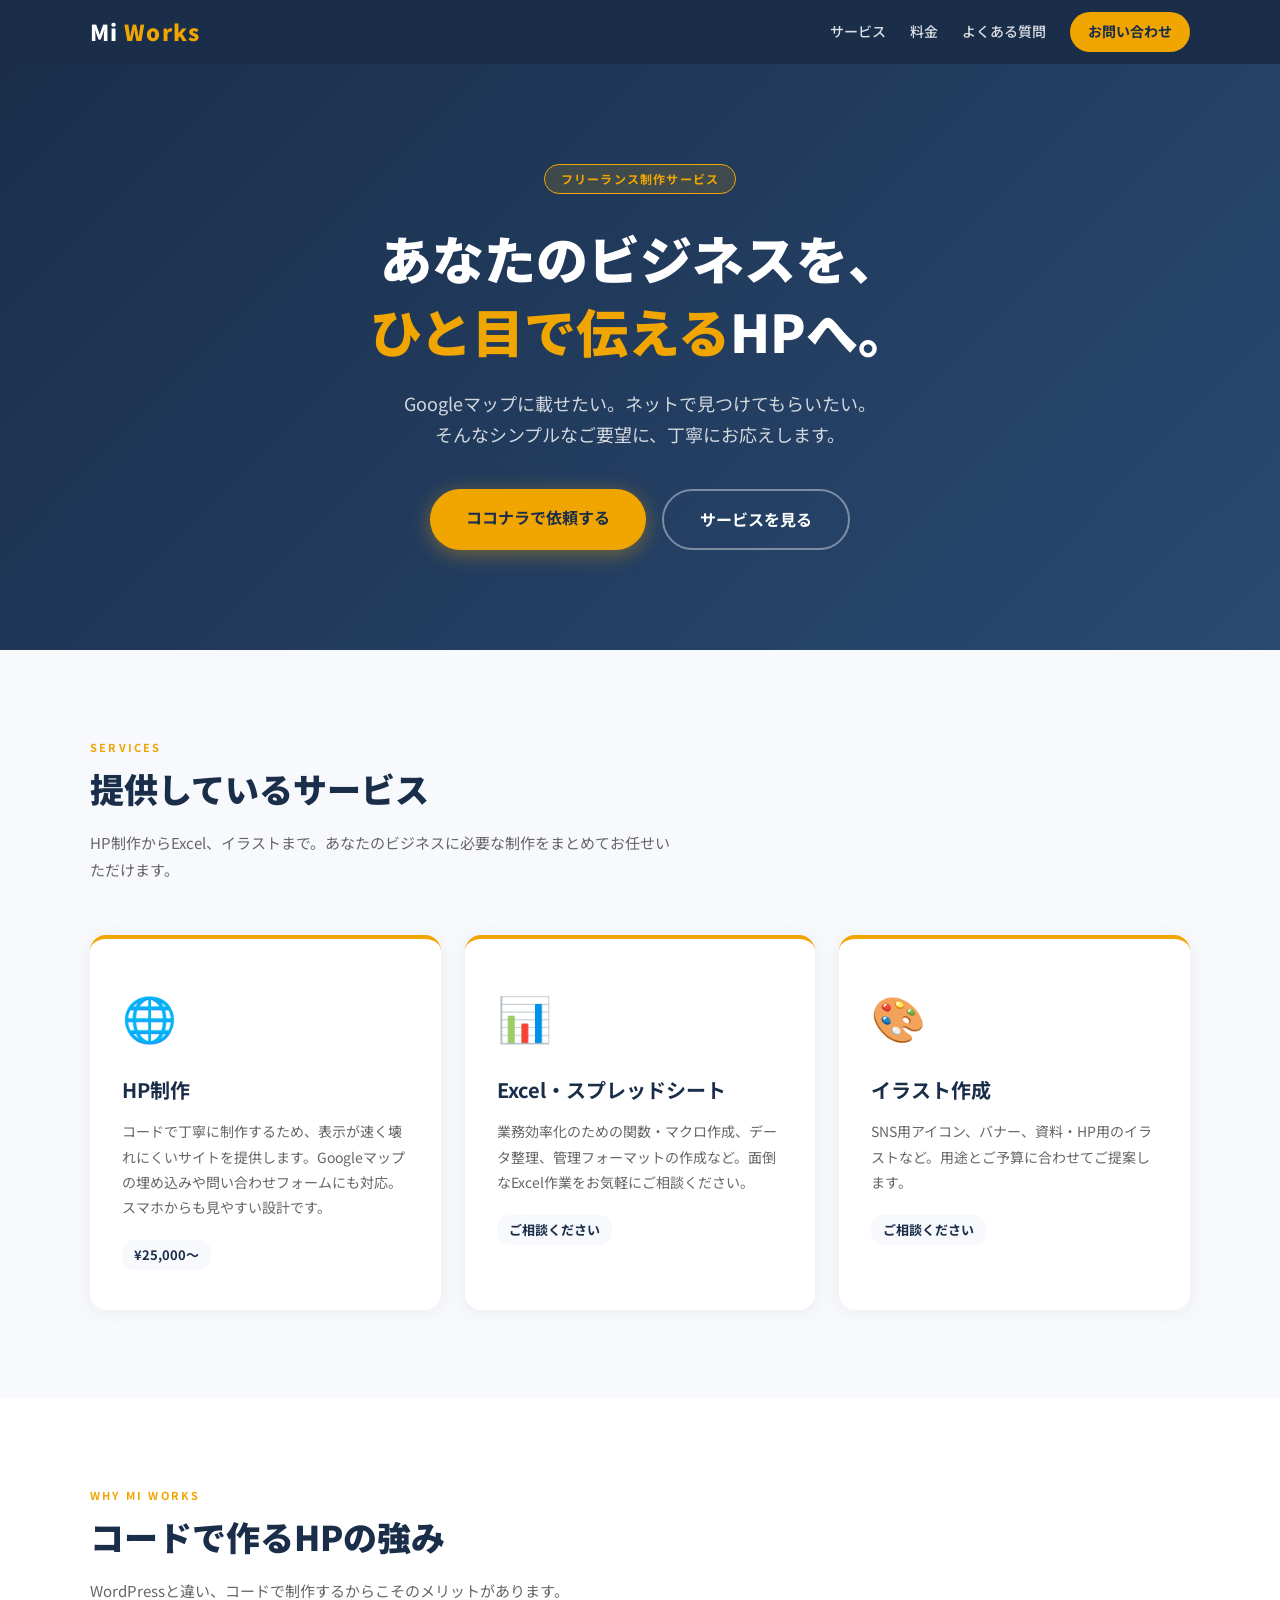
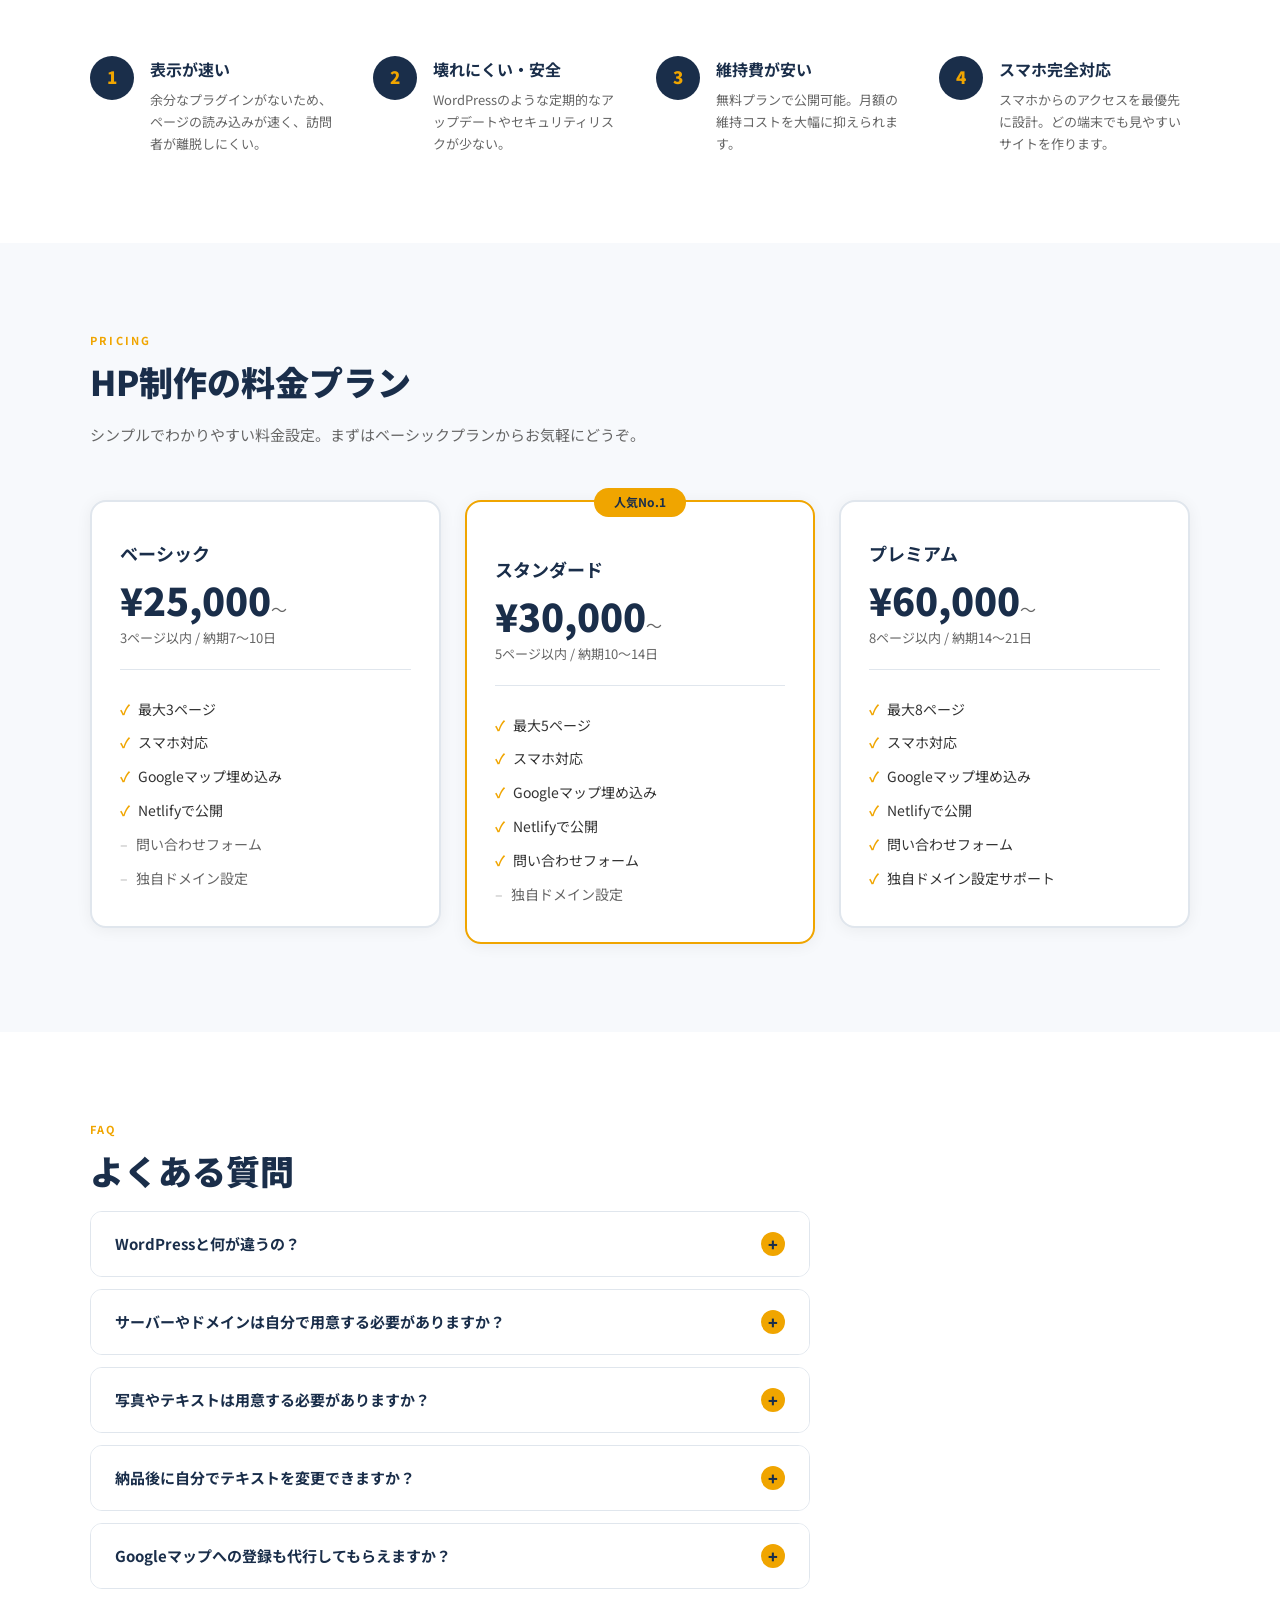
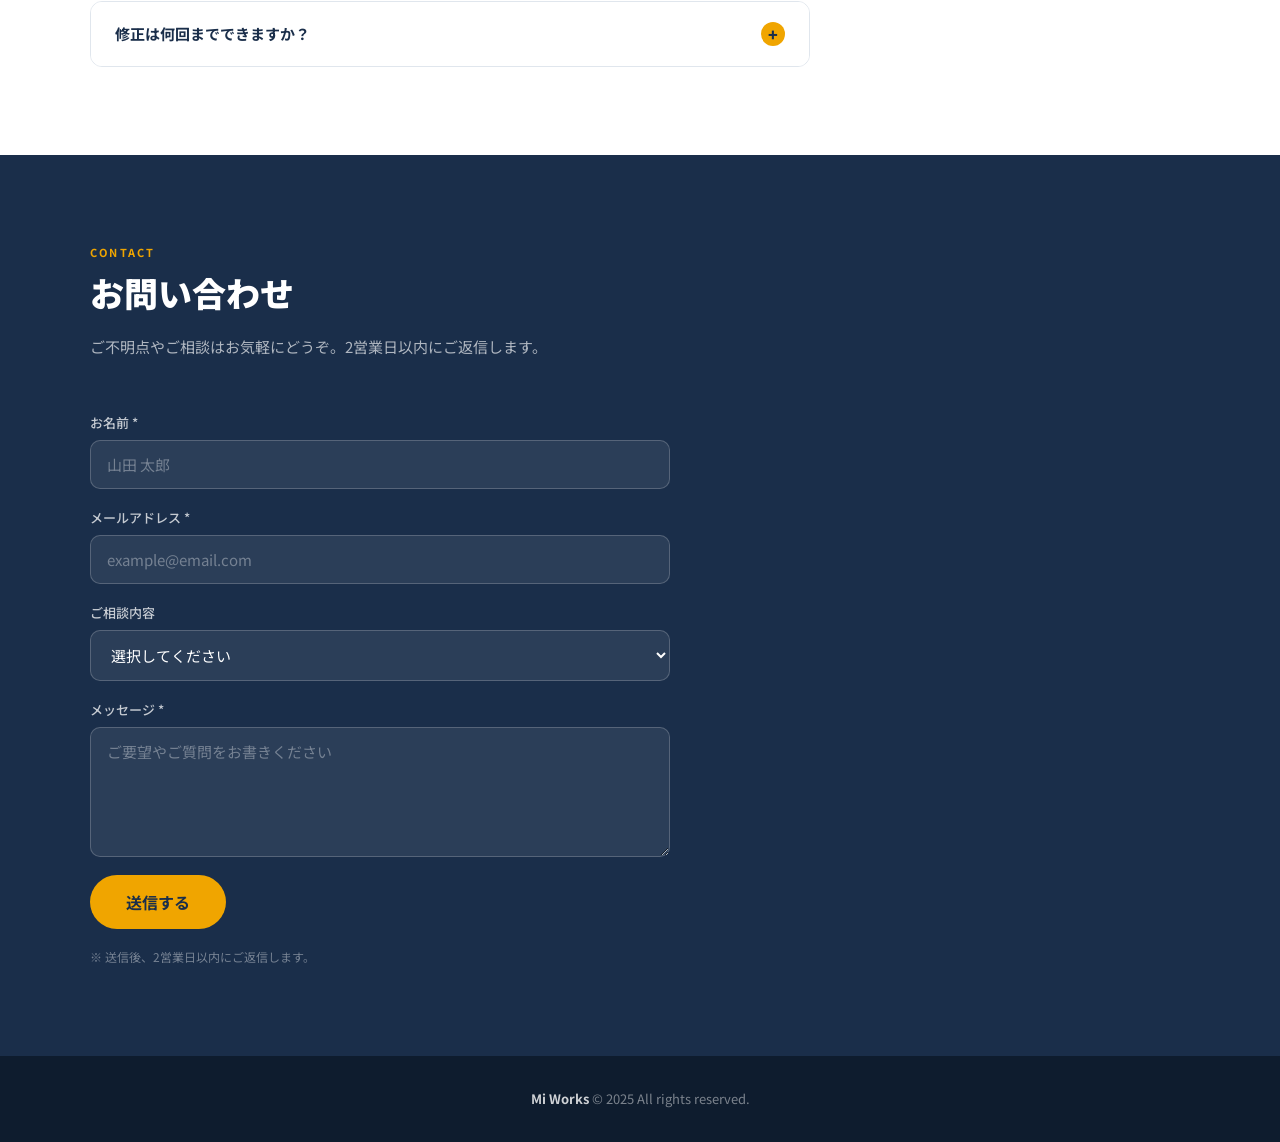
<file: index.html>
<!DOCTYPE html>
<html lang="ja">
<head>
  <meta charset="UTF-8">
  <meta name="viewport" content="width=device-width, initial-scale=1.0">
  <title>Mi Works | HP制作・Excel・イラスト</title>
  <link rel="preconnect" href="https://fonts.googleapis.com">
  <link href="https://fonts.googleapis.com/css2?family=Noto+Sans+JP:wght@400;500;700;900&display=swap" rel="stylesheet">
  <style>
    *, *::before, *::after { box-sizing: border-box; margin: 0; padding: 0; }

    :root {
      --navy: #1a2e4a;
      --navy-light: #2a4a72;
      --gold: #f0a500;
      --gold-dark: #d4900a;
      --bg: #ffffff;
      --bg-light: #f7f9fc;
      --text: #333333;
      --text-light: #666666;
      --border: #e0e6ed;
    }

    html { scroll-behavior: smooth; }

    body {
      font-family: 'Noto Sans JP', sans-serif;
      color: var(--text);
      line-height: 1.7;
      background: var(--bg);
    }

    /* Header */
    header {
      position: sticky;
      top: 0;
      background: var(--navy);
      z-index: 100;
      padding: 0 24px;
    }

    .header-inner {
      max-width: 1100px;
      margin: 0 auto;
      display: flex;
      align-items: center;
      justify-content: space-between;
      height: 64px;
    }

    .logo {
      color: #fff;
      font-size: 22px;
      font-weight: 900;
      letter-spacing: 0.05em;
      text-decoration: none;
    }

    .logo span { color: var(--gold); }

    nav { display: flex; gap: 24px; align-items: center; }

    nav a {
      color: rgba(255,255,255,0.85);
      text-decoration: none;
      font-size: 14px;
      font-weight: 500;
      transition: color 0.2s;
    }

    nav a:hover { color: var(--gold); }

    .nav-cta {
      background: var(--gold);
      color: var(--navy) !important;
      padding: 8px 18px;
      border-radius: 24px;
      font-weight: 700 !important;
    }

    .nav-cta:hover { background: var(--gold-dark); }

    .hamburger {
      display: none;
      flex-direction: column;
      gap: 5px;
      cursor: pointer;
      background: none;
      border: none;
      padding: 4px;
    }

    .hamburger span {
      display: block;
      width: 24px;
      height: 2px;
      background: #fff;
      border-radius: 2px;
    }

    /* Hero */
    .hero {
      background: linear-gradient(135deg, var(--navy) 0%, var(--navy-light) 100%);
      color: #fff;
      padding: 100px 24px;
      text-align: center;
    }

    .hero-badge {
      display: inline-block;
      background: rgba(240,165,0,0.15);
      border: 1px solid var(--gold);
      color: var(--gold);
      font-size: 12px;
      font-weight: 700;
      padding: 4px 16px;
      border-radius: 20px;
      margin-bottom: 28px;
      letter-spacing: 0.1em;
    }

    .hero h1 {
      font-size: clamp(28px, 5vw, 52px);
      font-weight: 900;
      line-height: 1.4;
      margin-bottom: 20px;
    }

    .hero h1 em {
      color: var(--gold);
      font-style: normal;
    }

    .hero p {
      font-size: clamp(14px, 2vw, 18px);
      opacity: 0.8;
      max-width: 560px;
      margin: 0 auto 40px;
    }

    .hero-buttons {
      display: flex;
      gap: 16px;
      justify-content: center;
      flex-wrap: wrap;
    }

    .btn-primary {
      background: var(--gold);
      color: var(--navy);
      padding: 15px 36px;
      border-radius: 36px;
      font-weight: 700;
      font-size: 16px;
      text-decoration: none;
      display: inline-block;
      transition: all 0.2s;
      box-shadow: 0 4px 20px rgba(240,165,0,0.4);
    }

    .btn-primary:hover {
      background: var(--gold-dark);
      transform: translateY(-2px);
      box-shadow: 0 8px 28px rgba(240,165,0,0.5);
    }

    .btn-secondary {
      background: transparent;
      color: #fff;
      padding: 15px 36px;
      border-radius: 36px;
      font-weight: 700;
      font-size: 16px;
      text-decoration: none;
      display: inline-block;
      border: 2px solid rgba(255,255,255,0.4);
      transition: all 0.2s;
    }

    .btn-secondary:hover {
      border-color: #fff;
      background: rgba(255,255,255,0.1);
    }

    /* Sections */
    section { padding: 88px 24px; }

    .section-inner { max-width: 1100px; margin: 0 auto; }

    .section-label {
      color: var(--gold);
      font-size: 11px;
      font-weight: 700;
      letter-spacing: 0.2em;
      text-transform: uppercase;
      margin-bottom: 8px;
    }

    .section-title {
      font-size: clamp(22px, 3vw, 34px);
      font-weight: 900;
      color: var(--navy);
      margin-bottom: 16px;
      line-height: 1.4;
    }

    .section-desc {
      color: var(--text-light);
      font-size: 15px;
      max-width: 580px;
      margin-bottom: 52px;
      line-height: 1.8;
    }

    /* Services */
    #services { background: var(--bg-light); }

    .service-grid {
      display: grid;
      grid-template-columns: repeat(auto-fit, minmax(280px, 1fr));
      gap: 24px;
    }

    .service-card {
      background: #fff;
      border-radius: 16px;
      padding: 40px 32px;
      box-shadow: 0 2px 20px rgba(0,0,0,0.06);
      transition: transform 0.2s, box-shadow 0.2s;
      border-top: 4px solid var(--gold);
    }

    .service-card:hover {
      transform: translateY(-6px);
      box-shadow: 0 12px 40px rgba(0,0,0,0.1);
    }

    .service-icon { font-size: 44px; margin-bottom: 20px; }

    .service-card h3 {
      font-size: 20px;
      font-weight: 700;
      color: var(--navy);
      margin-bottom: 12px;
    }

    .service-card p {
      font-size: 14px;
      color: var(--text-light);
      line-height: 1.8;
    }

    .service-tag {
      display: inline-block;
      background: var(--bg-light);
      color: var(--navy);
      font-size: 13px;
      font-weight: 700;
      padding: 4px 12px;
      border-radius: 12px;
      margin-top: 20px;
    }

    /* Why */
    #why { background: var(--bg); }

    .feature-grid {
      display: grid;
      grid-template-columns: repeat(auto-fit, minmax(240px, 1fr));
      gap: 32px;
    }

    .feature-item { display: flex; gap: 16px; align-items: flex-start; }

    .feature-num {
      flex-shrink: 0;
      width: 44px;
      height: 44px;
      background: var(--navy);
      color: var(--gold);
      border-radius: 50%;
      display: flex;
      align-items: center;
      justify-content: center;
      font-weight: 900;
      font-size: 17px;
    }

    .feature-text h4 {
      font-size: 16px;
      font-weight: 700;
      color: var(--navy);
      margin-bottom: 6px;
    }

    .feature-text p {
      font-size: 13px;
      color: var(--text-light);
      line-height: 1.7;
    }

    /* Pricing */
    #pricing { background: var(--bg-light); }

    .pricing-grid {
      display: grid;
      grid-template-columns: repeat(auto-fit, minmax(260px, 1fr));
      gap: 24px;
      align-items: start;
    }

    .pricing-card {
      background: #fff;
      border-radius: 16px;
      padding: 36px 28px;
      box-shadow: 0 2px 16px rgba(0,0,0,0.06);
      border: 2px solid var(--border);
    }

    .pricing-card.featured {
      border-color: var(--gold);
      position: relative;
      padding-top: 52px;
    }

    .featured-badge {
      position: absolute;
      top: -14px;
      left: 50%;
      transform: translateX(-50%);
      background: var(--gold);
      color: var(--navy);
      font-size: 12px;
      font-weight: 700;
      padding: 4px 20px;
      border-radius: 20px;
      white-space: nowrap;
    }

    .pricing-card h3 {
      font-size: 18px;
      font-weight: 700;
      color: var(--navy);
      margin-bottom: 8px;
    }

    .pricing-price {
      font-size: 38px;
      font-weight: 900;
      color: var(--navy);
      margin-bottom: 4px;
      line-height: 1.2;
    }

    .pricing-price span {
      font-size: 16px;
      font-weight: 400;
      color: var(--text-light);
    }

    .pricing-desc {
      font-size: 13px;
      color: var(--text-light);
      margin-bottom: 28px;
      padding-bottom: 20px;
      border-bottom: 1px solid var(--border);
    }

    .pricing-list {
      list-style: none;
      display: flex;
      flex-direction: column;
      gap: 10px;
    }

    .pricing-list li {
      font-size: 14px;
      color: var(--text);
      display: flex;
      align-items: center;
      gap: 8px;
    }

    .pricing-list li::before {
      content: '✓';
      color: var(--gold);
      font-weight: 700;
      flex-shrink: 0;
    }

    .pricing-list li.no::before {
      content: '–';
      color: #ccc;
    }

    .pricing-list li.no { color: var(--text-light); }

    /* FAQ */
    #faq { background: var(--bg); }

    .faq-list { max-width: 720px; display: flex; flex-direction: column; gap: 12px; }

    .faq-item {
      border: 1px solid var(--border);
      border-radius: 12px;
      overflow: hidden;
    }

    .faq-q {
      width: 100%;
      background: #fff;
      border: none;
      padding: 20px 24px;
      text-align: left;
      font-size: 15px;
      font-weight: 700;
      color: var(--navy);
      cursor: pointer;
      display: flex;
      justify-content: space-between;
      align-items: center;
      gap: 16px;
      font-family: inherit;
      transition: background 0.2s;
    }

    .faq-q:hover { background: var(--bg-light); }

    .faq-icon {
      flex-shrink: 0;
      width: 24px;
      height: 24px;
      background: var(--gold);
      color: var(--navy);
      border-radius: 50%;
      display: flex;
      align-items: center;
      justify-content: center;
      font-weight: 900;
      font-size: 16px;
      transition: transform 0.2s;
    }

    .faq-item.open .faq-icon { transform: rotate(45deg); }

    .faq-a {
      max-height: 0;
      overflow: hidden;
      transition: max-height 0.3s ease;
    }

    .faq-a p {
      padding: 16px 24px 20px;
      font-size: 14px;
      color: var(--text-light);
      line-height: 1.8;
      background: var(--bg-light);
    }

    /* Contact */
    #contact { background: var(--navy); }

    #contact .section-label { color: var(--gold); }
    #contact .section-title { color: #fff; }
    #contact .section-desc { color: rgba(255,255,255,0.65); }

    .contact-form {
      max-width: 580px;
      display: flex;
      flex-direction: column;
      gap: 18px;
    }

    .form-group { display: flex; flex-direction: column; gap: 6px; }

    .form-group label {
      font-size: 13px;
      font-weight: 500;
      color: rgba(255,255,255,0.75);
    }

    .form-group input,
    .form-group textarea,
    .form-group select {
      background: rgba(255,255,255,0.08);
      border: 1px solid rgba(255,255,255,0.2);
      border-radius: 10px;
      padding: 13px 16px;
      color: #fff;
      font-size: 15px;
      font-family: inherit;
      outline: none;
      transition: border-color 0.2s;
    }

    .form-group input::placeholder,
    .form-group textarea::placeholder {
      color: rgba(255,255,255,0.35);
    }

    .form-group input:focus,
    .form-group textarea:focus,
    .form-group select:focus {
      border-color: var(--gold);
    }

    .form-group textarea { resize: vertical; min-height: 130px; }
    .form-group select option { background: var(--navy); }

    .btn-submit {
      background: var(--gold);
      color: var(--navy);
      border: none;
      padding: 15px 36px;
      border-radius: 36px;
      font-weight: 700;
      font-size: 16px;
      cursor: pointer;
      transition: all 0.2s;
      align-self: flex-start;
      font-family: inherit;
    }

    .btn-submit:hover {
      background: var(--gold-dark);
      transform: translateY(-2px);
    }

    .form-note {
      font-size: 12px;
      color: rgba(255,255,255,0.4);
    }

    /* Footer */
    footer {
      background: #0e1c2e;
      color: rgba(255,255,255,0.45);
      text-align: center;
      padding: 32px 24px;
      font-size: 13px;
    }

    footer strong { color: rgba(255,255,255,0.8); }

    /* Mobile */
    @media (max-width: 768px) {
      nav { display: none; }

      nav.open {
        display: flex;
        flex-direction: column;
        position: absolute;
        top: 64px;
        left: 0;
        right: 0;
        background: var(--navy);
        padding: 20px 24px;
        gap: 18px;
        border-top: 1px solid rgba(255,255,255,0.1);
        z-index: 99;
      }

      .hamburger { display: flex; }
      header { position: relative; }
      section { padding: 64px 20px; }
      .hero { padding: 72px 20px; }
    }
  </style>
</head>
<body>

<header>
  <div class="header-inner">
    <a href="#" class="logo">Mi <span>Works</span></a>
    <nav id="nav">
      <a href="#services">サービス</a>
      <a href="#pricing">料金</a>
      <a href="#faq">よくある質問</a>
      <a href="#contact" class="nav-cta">お問い合わせ</a>
    </nav>
    <button class="hamburger" id="hamburger" aria-label="メニュー">
      <span></span><span></span><span></span>
    </button>
  </div>
</header>

<section class="hero">
  <div class="hero-badge">フリーランス制作サービス</div>
  <h1>あなたのビジネスを、<br><em>ひと目で伝える</em>HPへ。</h1>
  <p>Googleマップに載せたい。ネットで見つけてもらいたい。<br>そんなシンプルなご要望に、丁寧にお応えします。</p>
  <div class="hero-buttons">
    <a href="https://coconala.com" class="btn-primary">ココナラで依頼する</a>
    <a href="#services" class="btn-secondary">サービスを見る</a>
  </div>
</section>

<section id="services">
  <div class="section-inner">
    <div class="section-label">Services</div>
    <h2 class="section-title">提供しているサービス</h2>
    <p class="section-desc">HP制作からExcel、イラストまで。あなたのビジネスに必要な制作をまとめてお任せいただけます。</p>
    <div class="service-grid">
      <div class="service-card">
        <div class="service-icon">🌐</div>
        <h3>HP制作</h3>
        <p>コードで丁寧に制作するため、表示が速く壊れにくいサイトを提供します。Googleマップの埋め込みや問い合わせフォームにも対応。スマホからも見やすい設計です。</p>
        <span class="service-tag">¥25,000〜</span>
      </div>
      <div class="service-card">
        <div class="service-icon">📊</div>
        <h3>Excel・スプレッドシート</h3>
        <p>業務効率化のための関数・マクロ作成、データ整理、管理フォーマットの作成など。面倒なExcel作業をお気軽にご相談ください。</p>
        <span class="service-tag">ご相談ください</span>
      </div>
      <div class="service-card">
        <div class="service-icon">🎨</div>
        <h3>イラスト作成</h3>
        <p>SNS用アイコン、バナー、資料・HP用のイラストなど。用途とご予算に合わせてご提案します。</p>
        <span class="service-tag">ご相談ください</span>
      </div>
    </div>
  </div>
</section>

<section id="why">
  <div class="section-inner">
    <div class="section-label">Why Mi Works</div>
    <h2 class="section-title">コードで作るHPの強み</h2>
    <p class="section-desc">WordPressと違い、コードで制作するからこそのメリットがあります。</p>
    <div class="feature-grid">
      <div class="feature-item">
        <div class="feature-num">1</div>
        <div class="feature-text">
          <h4>表示が速い</h4>
          <p>余分なプラグインがないため、ページの読み込みが速く、訪問者が離脱しにくい。</p>
        </div>
      </div>
      <div class="feature-item">
        <div class="feature-num">2</div>
        <div class="feature-text">
          <h4>壊れにくい・安全</h4>
          <p>WordPressのような定期的なアップデートやセキュリティリスクが少ない。</p>
        </div>
      </div>
      <div class="feature-item">
        <div class="feature-num">3</div>
        <div class="feature-text">
          <h4>維持費が安い</h4>
          <p>無料プランで公開可能。月額の維持コストを大幅に抑えられます。</p>
        </div>
      </div>
      <div class="feature-item">
        <div class="feature-num">4</div>
        <div class="feature-text">
          <h4>スマホ完全対応</h4>
          <p>スマホからのアクセスを最優先に設計。どの端末でも見やすいサイトを作ります。</p>
        </div>
      </div>
    </div>
  </div>
</section>

<section id="pricing">
  <div class="section-inner">
    <div class="section-label">Pricing</div>
    <h2 class="section-title">HP制作の料金プラン</h2>
    <p class="section-desc">シンプルでわかりやすい料金設定。まずはベーシックプランからお気軽にどうぞ。</p>
    <div class="pricing-grid">
      <div class="pricing-card">
        <h3>ベーシック</h3>
        <div class="pricing-price">¥25,000<span>〜</span></div>
        <p class="pricing-desc">3ページ以内 / 納期7〜10日</p>
        <ul class="pricing-list">
          <li>最大3ページ</li>
          <li>スマホ対応</li>
          <li>Googleマップ埋め込み</li>
          <li>Netlifyで公開</li>
          <li class="no">問い合わせフォーム</li>
          <li class="no">独自ドメイン設定</li>
        </ul>
      </div>
      <div class="pricing-card featured">
        <div class="featured-badge">人気No.1</div>
        <h3>スタンダード</h3>
        <div class="pricing-price">¥30,000<span>〜</span></div>
        <p class="pricing-desc">5ページ以内 / 納期10〜14日</p>
        <ul class="pricing-list">
          <li>最大5ページ</li>
          <li>スマホ対応</li>
          <li>Googleマップ埋め込み</li>
          <li>Netlifyで公開</li>
          <li>問い合わせフォーム</li>
          <li class="no">独自ドメイン設定</li>
        </ul>
      </div>
      <div class="pricing-card">
        <h3>プレミアム</h3>
        <div class="pricing-price">¥60,000<span>〜</span></div>
        <p class="pricing-desc">8ページ以内 / 納期14〜21日</p>
        <ul class="pricing-list">
          <li>最大8ページ</li>
          <li>スマホ対応</li>
          <li>Googleマップ埋め込み</li>
          <li>Netlifyで公開</li>
          <li>問い合わせフォーム</li>
          <li>独自ドメイン設定サポート</li>
        </ul>
      </div>
    </div>
  </div>
</section>

<section id="faq">
  <div class="section-inner">
    <div class="section-label">FAQ</div>
    <h2 class="section-title">よくある質問</h2>
    <div class="faq-list">
      <div class="faq-item">
        <button class="faq-q">WordPressと何が違うの？<div class="faq-icon">+</div></button>
        <div class="faq-a"><p>WordPressはプラグインが多く便利な反面、表示が遅くなりやすく、定期的なアップデートが必要です。コードで作るサイトは軽くて速く、維持コストも低く抑えられます。</p></div>
      </div>
      <div class="faq-item">
        <button class="faq-q">サーバーやドメインは自分で用意する必要がありますか？<div class="faq-icon">+</div></button>
        <div class="faq-a"><p>ベーシック・スタンダードプランはNetlify（無料）で公開するため、サーバー契約は不要です。独自ドメイン（例：yourcompany.com）が必要な場合は別途取得していただきますが、取得方法をご案内します。</p></div>
      </div>
      <div class="faq-item">
        <button class="faq-q">写真やテキストは用意する必要がありますか？<div class="faq-icon">+</div></button>
        <div class="faq-a"><p>基本的にはご用意いただきます。ご用意が難しい場合は無料のフリー素材を使用する形でも対応可能です。お気軽にご相談ください。</p></div>
      </div>
      <div class="faq-item">
        <button class="faq-q">納品後に自分でテキストを変更できますか？<div class="faq-icon">+</div></button>
        <div class="faq-a"><p>HTMLファイルの編集が必要なため、ご自身での変更は難しい場合がほとんどです。変更が必要な際は別途お見積もりの上で対応いたします。</p></div>
      </div>
      <div class="faq-item">
        <button class="faq-q">Googleマップへの登録も代行してもらえますか？<div class="faq-icon">+</div></button>
        <div class="faq-a"><p>Googleマップへの登録（Googleビジネスプロフィール）はご自身での申請が必要ですが、手順をご案内します。HPへのGoogleマップ埋め込みはプランに含まれています。</p></div>
      </div>
      <div class="faq-item">
        <button class="faq-q">修正は何回までできますか？<div class="faq-icon">+</div></button>
        <div class="faq-a"><p>デザインの修正は3回まで含まれています。それ以上の修正や仕様変更が発生した場合は、別途お見積もりとなります。ご要望はなるべく最初にまとめてお伝えいただくとスムーズです。</p></div>
      </div>
    </div>
  </div>
</section>

<section id="contact">
  <div class="section-inner">
    <div class="section-label">Contact</div>
    <h2 class="section-title">お問い合わせ</h2>
    <p class="section-desc">ご不明点やご相談はお気軽にどうぞ。2営業日以内にご返信します。</p>
    <form class="contact-form" action="https://formspree.io/f/mlgvovpo" method="POST">
      <div class="form-group">
        <label>お名前 *</label>
        <input type="text" name="name" placeholder="山田 太郎" required>
      </div>
      <div class="form-group">
        <label>メールアドレス *</label>
        <input type="email" name="email" placeholder="example@email.com" required>
      </div>
      <div class="form-group">
        <label>ご相談内容</label>
        <select name="service">
          <option value="">選択してください</option>
          <option value="hp">HP制作</option>
          <option value="excel">Excel・スプレッドシート</option>
          <option value="illustration">イラスト作成</option>
          <option value="other">その他</option>
        </select>
      </div>
      <div class="form-group">
        <label>メッセージ *</label>
        <textarea name="message" placeholder="ご要望やご質問をお書きください" required></textarea>
      </div>
      <button type="submit" class="btn-submit">送信する</button>
      <p class="form-note">※ 送信後、2営業日以内にご返信します。</p>
    </form>
  </div>
</section>

<footer>
  <p><strong>Mi Works</strong> &copy; 2025 All rights reserved.</p>
</footer>

<script>
  const hamburger = document.getElementById('hamburger');
  const nav = document.getElementById('nav');
  hamburger.addEventListener('click', () => nav.classList.toggle('open'));

  document.querySelectorAll('.faq-q').forEach(btn => {
    btn.addEventListener('click', () => {
      const item = btn.parentElement;
      const answer = item.querySelector('.faq-a');
      const isOpen = item.classList.contains('open');
      document.querySelectorAll('.faq-item').forEach(i => {
        i.classList.remove('open');
        i.querySelector('.faq-a').style.maxHeight = '0';
      });
      if (!isOpen) {
        item.classList.add('open');
        answer.style.maxHeight = answer.scrollHeight + 'px';
      }
    });
  });
</script>

</body>
</html>
</file>
